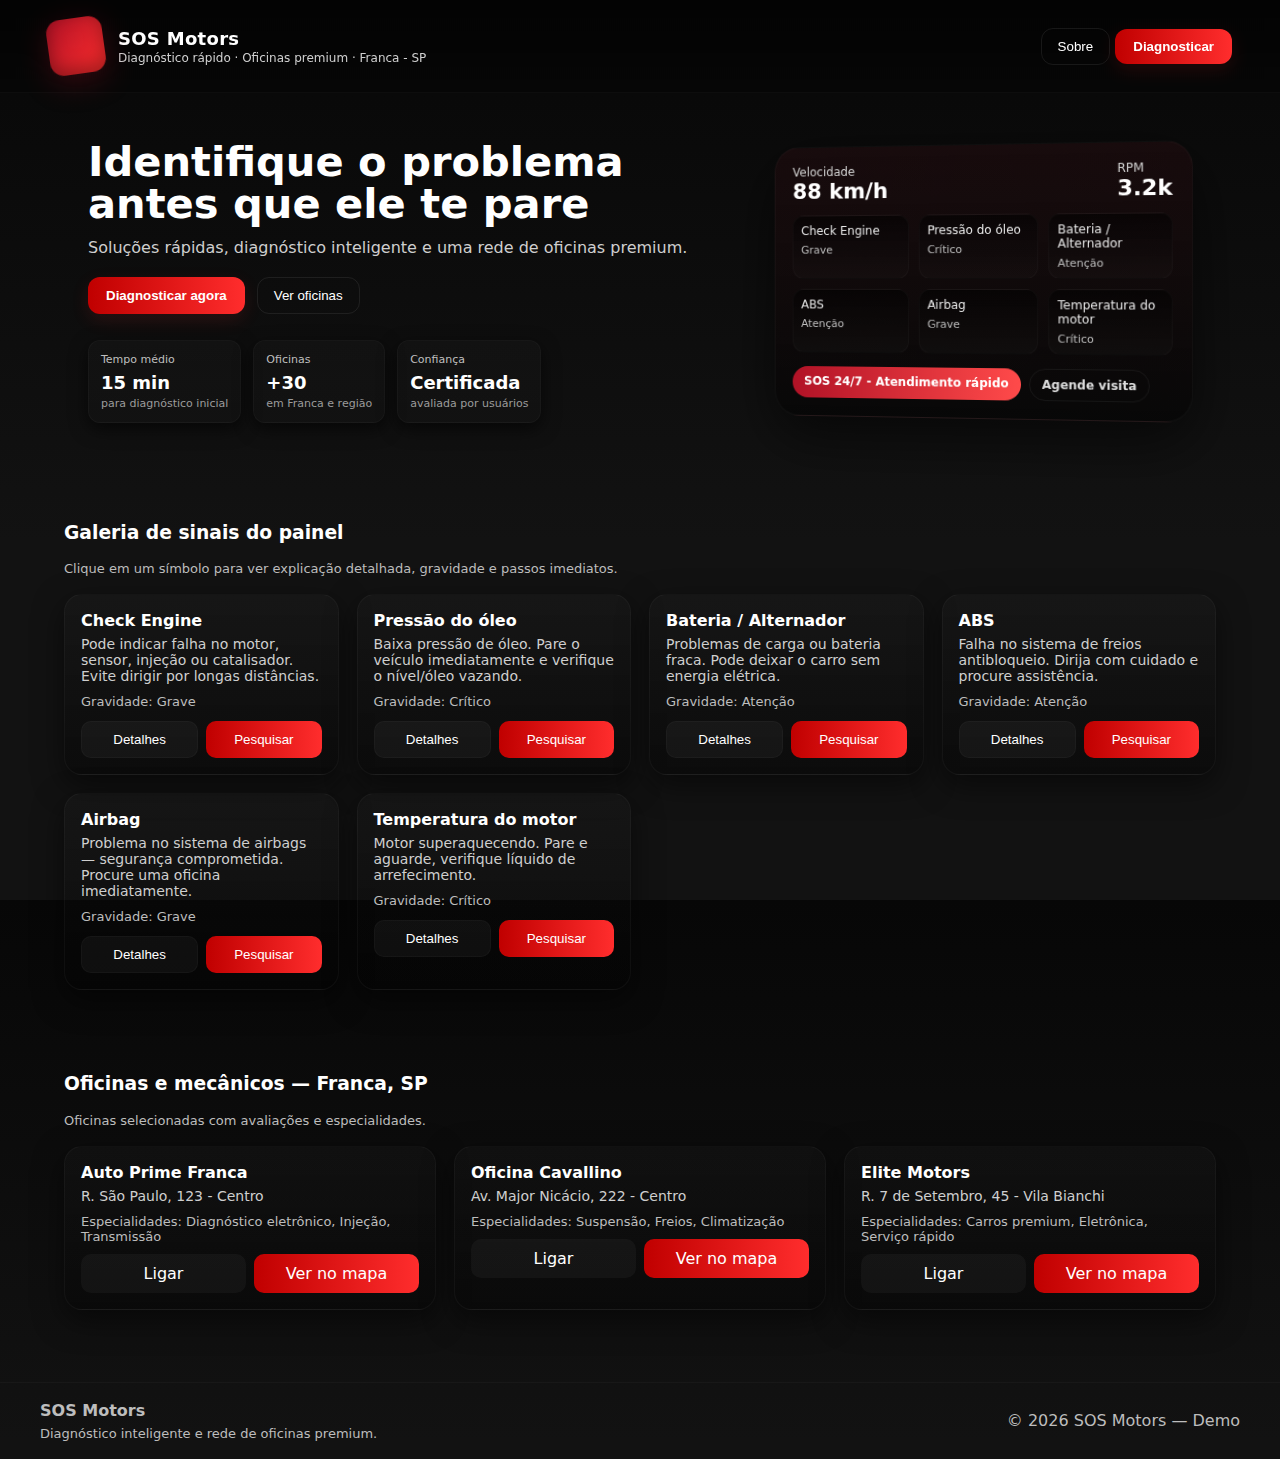
<file: index.html>
<!doctype html>
<html lang="pt-BR">
<head>
  <meta charset="utf-8" />
  <meta name="viewport" content="width=device-width,initial-scale=1" />
  <title>SOS Motors — Diagnóstico Premium</title>
  <link rel="stylesheet" href="./style.css" />
</head>
<body>
  <header class="header">
    <div class="logo-area">
      <div class="logo-icon" aria-hidden="true"></div>
      <div class="logo-text">
        <h1>SOS Motors</h1>
        <p>Diagnóstico rápido · Oficinas premium · Franca - SP</p>
      </div>
    </div>
    <nav class="nav">
      <button class="btn-outline" id="aboutBtn">Sobre</button>
      <button class="btn-main" id="diagnoseBtn">Diagnosticar</button>
    </nav>
  </header>

  <main>
    <section class="hero">
      <div class="hero-text">
        <h2>Identifique o problema antes que ele te pare</h2>
        <p>Soluções rápidas, diagnóstico inteligente e uma rede de oficinas premium.</p>
        <div class="hero-buttons">
          <button class="btn-main" id="heroDiagnose">Diagnosticar agora</button>
          <button class="btn-outline" id="heroWorkshops">Ver oficinas</button>
        </div>

        <div class="stats">
          <div class="stat">
            <div class="stat-title">Tempo médio</div>
            <div class="stat-value">15 min</div>
            <div class="stat-sub">para diagnóstico inicial</div>
          </div>
          <div class="stat">
            <div class="stat-title">Oficinas</div>
            <div class="stat-value">+30</div>
            <div class="stat-sub">em Franca e região</div>
          </div>
          <div class="stat">
            <div class="stat-title">Confiança</div>
            <div class="stat-value">Certificada</div>
            <div class="stat-sub">avaliada por usuários</div>
          </div>
        </div>
      </div>

      <div class="hero-dashboard" id="dashboard" aria-hidden="true">
        <!-- visual decorativo -->
        <div class="dash-top">
          <div>
            <div class="small-label">Velocidade</div>
            <div class="big-value">88 km/h</div>
          </div>
          <div>
            <div class="small-label">RPM</div>
            <div class="big-value">3.2k</div>
          </div>
        </div>

        <div class="dash-cards" id="dashSymbols">
          <!-- preenchido pelo JS -->
        </div>

        <div class="dash-footer">
          <div class="dash-pill">SOS 24/7 - Atendimento rápido</div>
          <div class="dash-pill pill-outline">Agende visita</div>
        </div>
      </div>
    </section>

    <section id="diagnose" class="section">
      <h3>Galeria de sinais do painel</h3>
      <p class="muted">Clique em um símbolo para ver explicação detalhada, gravidade e passos imediatos.</p>
      <div id="symbols" class="symbols-grid"></div>
    </section>

    <section id="workshops" class="section">
      <h3>Oficinas e mecânicos — Franca, SP</h3>
      <p class="muted">Oficinas selecionadas com avaliações e especialidades.</p>
      <div id="workshop-list" class="workshops-grid"></div>
    </section>
  </main>

  <footer>
    <div class="footer-inner">
      <div>
        <strong>SOS Motors</strong>
        <div class="muted">Diagnóstico inteligente e rede de oficinas premium.</div>
      </div>
      <div class="footer-right">© <span id="year"></span> SOS Motors — Demo</div>
    </div>
  </footer>

  <!-- Modal simples -->
  <div id="modal" class="modal hidden" role="dialog" aria-modal="true">
    <div class="modal-card">
      <button class="modal-close" id="modalClose" aria-label="Fechar">✕</button>
      <h4 id="modalTitle"></h4>
      <p id="modalDesc"></p>
      <div id="modalExtra" class="muted"></div>
    </div>
  </div>

  <script src="./app.js"></script>
</body>
</html>
</file>
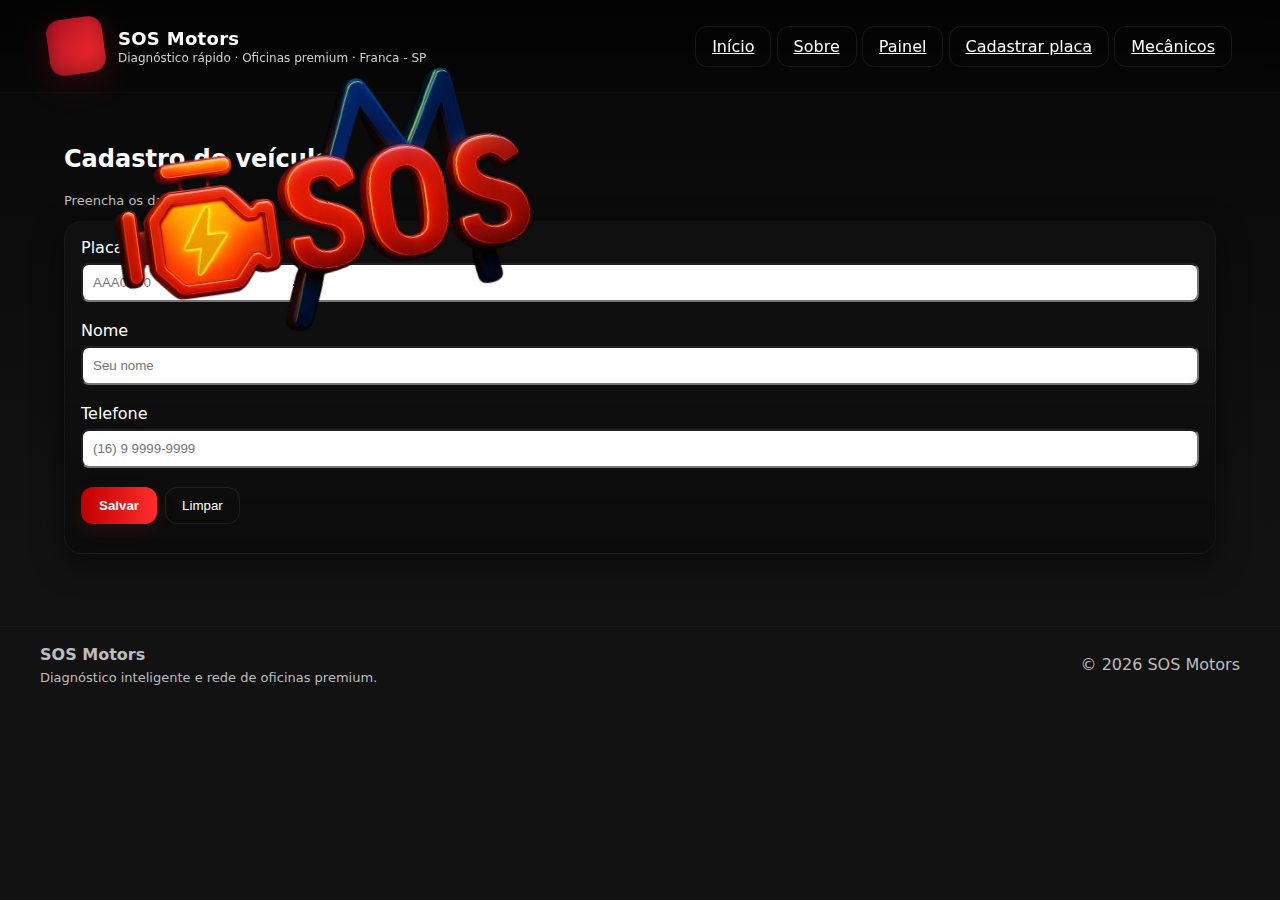
<file: cadastro.html>
<!doctype html>
<html lang="pt-BR">

<head>
    <meta charset="utf-8" />
    <meta name="viewport" content="width=device-width,initial-scale=1" />
    <title>Cadastro — SOS Motors</title>
    <link rel="apple-touch-icon" sizes="180x180" href="favicon_io/apple-touch-icon.png">
    <link rel="icon" type="image/png" sizes="32x32" href="favicon_io/favicon-32x32.png">
    <link rel="icon" type="image/png" sizes="16x16" href="favicon_io/favicon-16x16.png">
    <link rel="manifest" href="favicon_io/site.webmanifest">
    <link href="https://fonts.googleapis.com/css2?family=Orbitron:wght@400;500;700&display=swap" rel="stylesheet">
    <link rel="stylesheet" href="./style.css" />
</head>

<body>
    <header class="header">
        <div class="logo-area">
            <div class="logo-icon">
                <img src="./imagens/Logo_SOSmotores_1_-removebg-preview.png" alt="SOS Motors">
            </div>
            <div class="logo-text">
                <h1>SOS Motors</h1>
                <p>Diagnóstico rápido · Oficinas premium · Franca - SP</p>
            </div>
        </div>

        <nav class="nav">
            <a class="btn-outline" href="./index.html">Início</a>
            <a class="btn-outline" href="./sobre.html">Sobre</a>
            <a class="btn-outline" href="./painel.html">Painel</a>
            <a class="btn-outline" href="./cadastro.html">Cadastrar placa</a>
            <a class="btn-outline" href="./mecanicos.html">Mecânicos</a>
        </nav>
    </header>

    <main>
        <section class="section">
            <h2>Cadastro de veículo</h2>
            <p class="muted">Preencha os dados abaixo.</p>

            <div class="card">
                <form id="cadastroForm" onsubmit="return false;">
                    <label for="placa">Placa</label><br>
                    <input id="placa" name="placa" type="text" placeholder="AAA0A00" required
                        style="width:100%;padding:10px;border-radius:8px;margin-top:6px;"><br><br>

                    <label for="nome">Nome</label><br>
                    <input id="nome" name="nome" type="text" placeholder="Seu nome" required
                        style="width:100%;padding:10px;border-radius:8px;margin-top:6px;"><br><br>

                    <label for="telefone">Telefone</label><br>
                    <input id="telefone" name="telefone" type="tel" placeholder="(16) 9 9999-9999" required
                        style="width:100%;padding:10px;border-radius:8px;margin-top:6px;"><br><br>

                    <div style="display:flex;gap:8px;">
                        <button class="btn-main" id="salvarBtn" type="button">Salvar</button>
                        <button class="btn-outline" type="reset">Limpar</button>
                    </div>

                    <p class="muted" id="cadastroMsg" style="margin-top:12px;"></p>
                </form>
            </div>
        </section>
    </main>

    <footer>
        <div class="footer-inner">
            <div>
                <strong>SOS Motors</strong>
                <div class="muted">Diagnóstico inteligente e rede de oficinas premium.</div>
            </div>
            <div class="footer-right"> © <span id="year"></span> SOS Motors </div>
        </div>
    </footer>

    <div id="modal" class="modal hidden" role="dialog" aria-modal="true">
        <div class="modal-card">
            <button class="modal-close" id="modalClose" aria-label="Fechar">✕</button>
            <h4 id="modalTitle"></h4>
            <p id="modalDesc"></p>
            <div id="modalExtra" class="muted"></div>
            <div id="modalActions" class="modal-actions"></div>
        </div>
    </div>

    <script src="./app.js"></script>
</body>

</html>
</file>
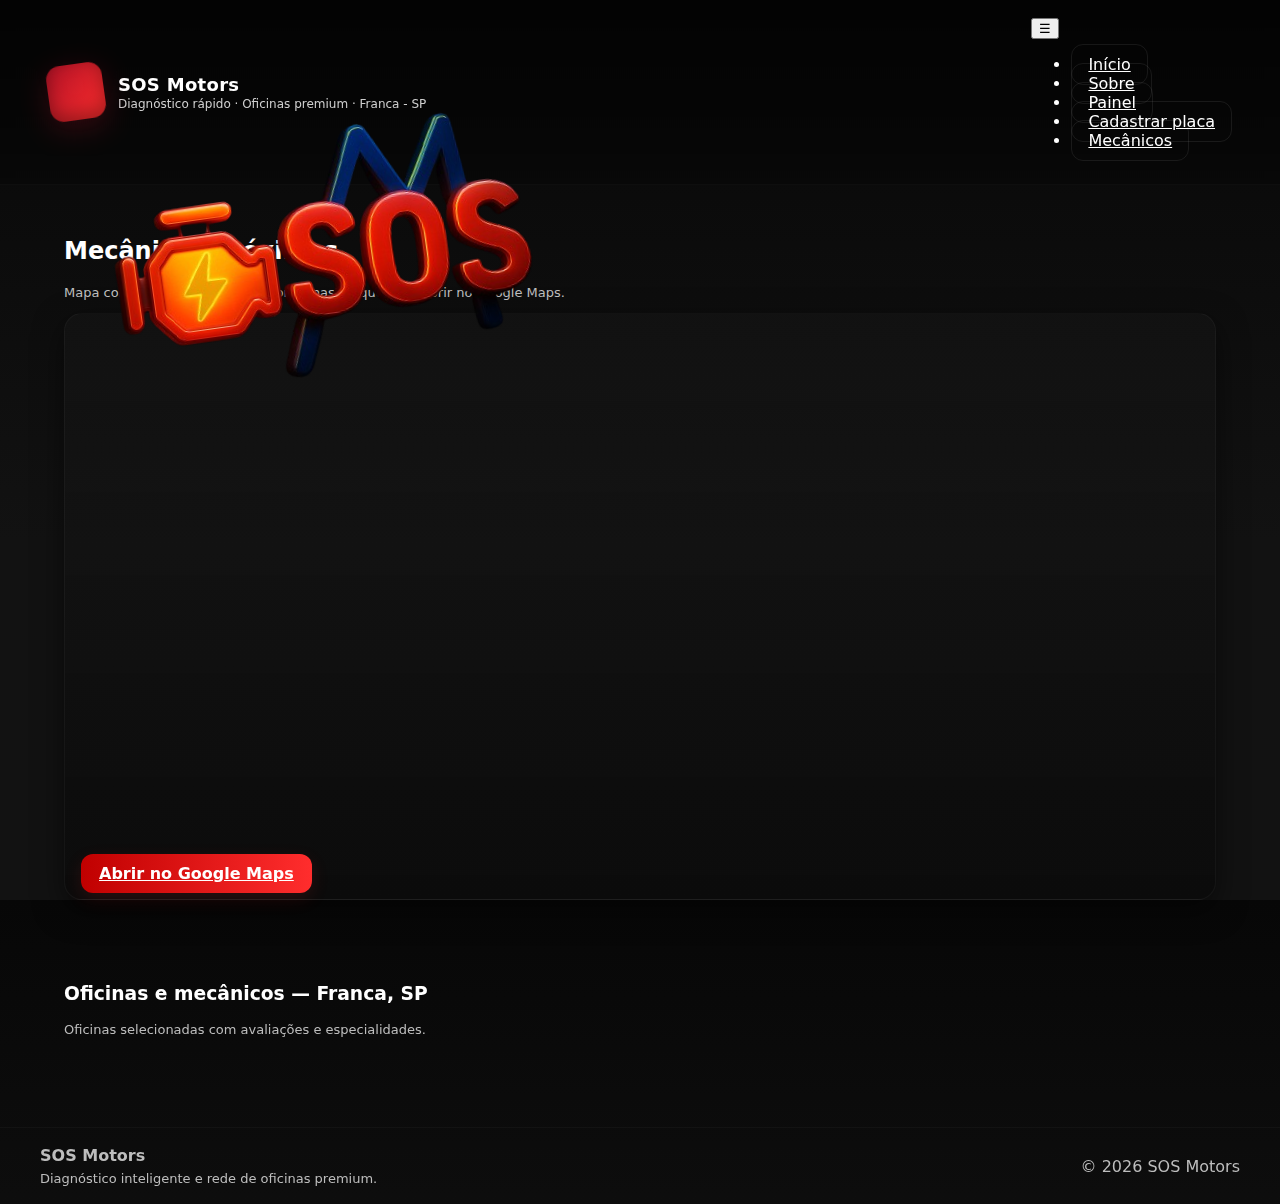
<file: mecanicos.html>
<!doctype html>
<html lang="pt-BR">

<head>
    <meta charset="utf-8" />
    <meta name="viewport" content="width=device-width,initial-scale=1" />
    <title>Mecânicos — SOS Motors</title>
    <link rel="apple-touch-icon" sizes="180x180" href="favicon_io/apple-touch-icon.png">
    <link rel="icon" type="image/png" sizes="32x32" href="favicon_io/favicon-32x32.png">
    <link rel="icon" type="image/png" sizes="16x16" href="favicon_io/favicon-16x16.png">
    <link rel="manifest" href="favicon_io/site.webmanifest">
    <link href="https://fonts.googleapis.com/css2?family=Orbitron:wght@400;500;700&display=swap" rel="stylesheet">
    <link rel="stylesheet" href="./style.css" />
</head>

<body>
    <header class="header">
        <div class="logo-area">
            <div class="logo-icon">
                <img src="./imagens/Logo_SOSmotores_1_-removebg-preview.png" alt="SOS Motors">
            </div>
            <div class="logo-text">
                <h1>SOS Motors</h1>
                <p>Diagnóstico rápido · Oficinas premium · Franca - SP</p>
            </div>
        </div>

        <div id="botoesheader">
<div class="menu-toggle" id="menu-toggle" aria-haspopup="true" aria-expanded="false">
    <button class="hamburger" id="hamburger" aria-label="Abrir menu">☰</button>
        <nav class="dropdown" id="dropdown" aria-label="Menu principal">
            <ul>
                <li><a class="btn-outline" href="./index.html">Início</a></li>
                <li><a class="btn-outline" href="./sobre.html">Sobre</a></li>
                <li><a class="btn-outline" href="./painel.html">Painel</a></li>
                <li><a class="btn-outline" href="./cadastro.html">Cadastrar placa</a></li>
                <li><a class="btn-outline" href="./mecanicos.html">Mecânicos</a></li>
            </ul>
    </nav>
</div>

</div>
</header>

    <main>
        <section class="section">
            <h2>Mecânicos próximos</h2>
            <p class="muted">Mapa com mecânicos e oficinas próximas. Clique para abrir no Google Maps.</p>

            <div class="card">
                <iframe src="https://www.google.com/maps/embed?pb=!1m16!1m12!1m3!1d13660.62179611469!2d-47.40448313332785!3d-20.537422775626034!2m3!1f0!2f0!3f0!3m2!1i1024!2i768!4f13.1!2m1!1zbWVjw6JuaWNvcyBwcsOzeGltb3M!5e1!3m2!1spt-BR!2sbr!4v1763929604318!5m2!1spt-BR!2sbr" width="100%" height="520" style="border:0;" allowfullscreen="" loading="lazy"referrerpolicy="no-referrer-when-downgrade"></iframe>

                <div style="margin-top:10px;">
                    <a class="btn-main" href="https://www.google.com/maps/search/mecânicos+próximos"
                        target="_blank">Abrir no Google Maps</a>
                </div>
            </div>
        </section>
        <section id="workshops" class="section">
            <h3>Oficinas e mecânicos — Franca, SP</h3>
            <p class="muted">Oficinas selecionadas com avaliações e especialidades.</p>
            <div id="workshop-list" class="workshops-grid"></div>
        </section>
    </main>

    <footer>
        <div class="footer-inner">
            <div>
                <strong>SOS Motors</strong>
                <div class="muted">Diagnóstico inteligente e rede de oficinas premium.</div>
            </div>
            <div class="footer-right"> © <span id="year"></span> SOS Motors </div>
        </div>
    </footer>

    <div id="modal" class="modal hidden" role="dialog" aria-modal="true">
        <div class="modal-card">
            <button class="modal-close" id="modalClose" aria-label="Fechar">✕</button>
            <h4 id="modalTitle"></h4>
            <p id="modalDesc"></p>
            <div id="modalExtra" class="muted"></div>
            <div id="modalActions" class="modal-actions"></div>
        </div>
    </div>

    <script src="./app.js"></script>
</body>

</html>
</file>
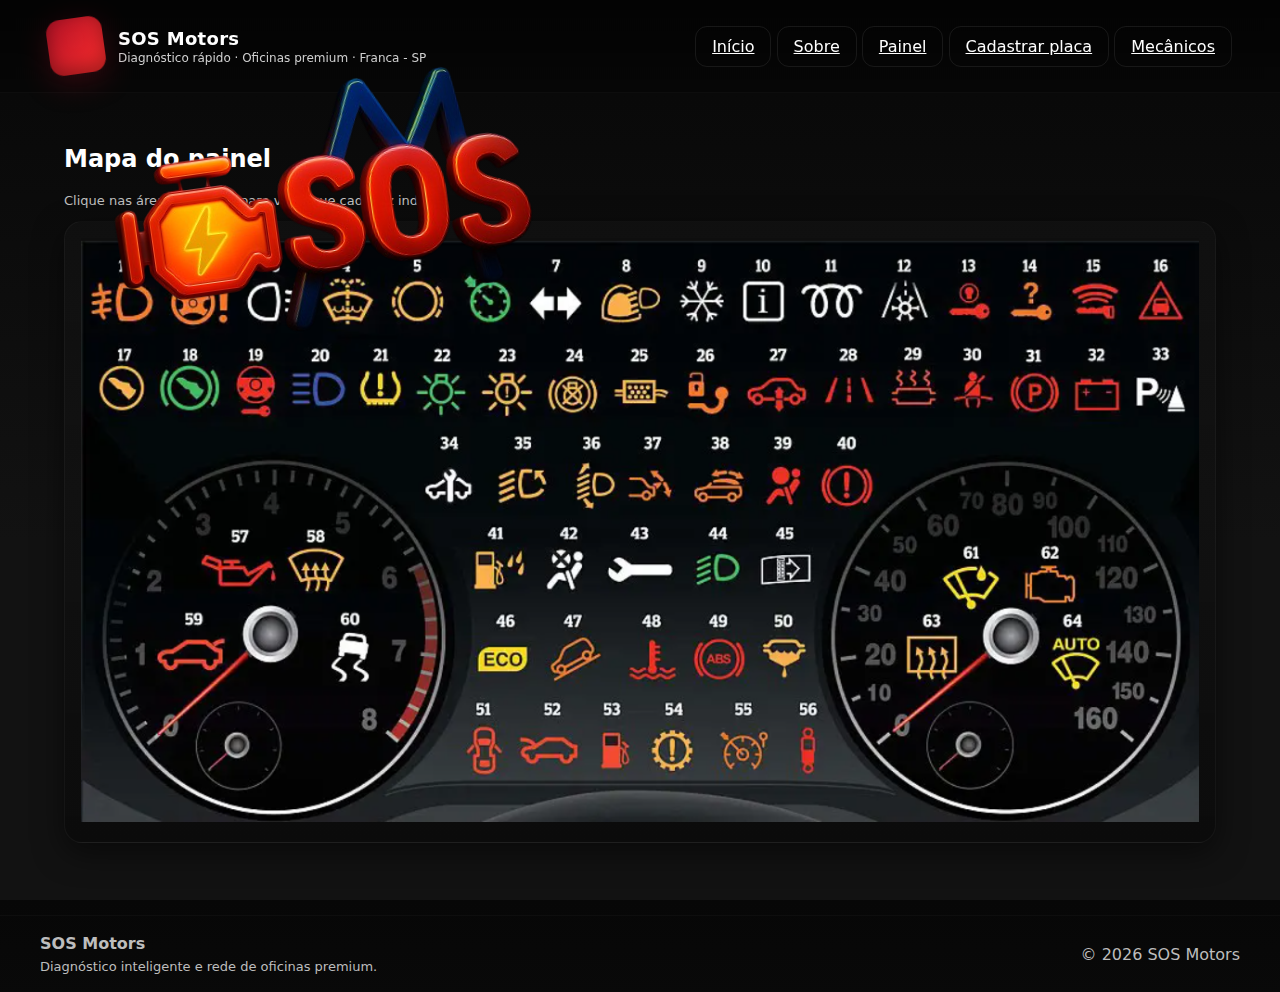
<file: painel.html>
<!doctype html>
<html lang="pt-BR">

<head>
    <meta charset="utf-8" />
    <meta name="viewport" content="width=device-width,initial-scale=1" />
    <title>Painel — SOS Motors</title>
    <link rel="apple-touch-icon" sizes="180x180" href="favicon_io/apple-touch-icon.png">
    <link rel="icon" type="image/png" sizes="32x32" href="favicon_io/favicon-32x32.png">
    <link rel="icon" type="image/png" sizes="16x16" href="favicon_io/favicon-16x16.png">
    <link rel="manifest" href="favicon_io/site.webmanifest">
    <link href="https://fonts.googleapis.com/css2?family=Orbitron:wght@400;500;700&display=swap" rel="stylesheet">
    <link rel="stylesheet" href="./style.css" />
</head>

<body>
    <header class="header">
        <div class="logo-area">
            <div class="logo-icon">
                <img src="./imagens/Logo_SOSmotores_1_-removebg-preview.png" alt="SOS Motors">
            </div>
            <div class="logo-text">
                <h1>SOS Motors</h1>
                <p>Diagnóstico rápido · Oficinas premium · Franca - SP</p>
            </div>
        </div>

        <nav class="nav">
            <a class="btn-outline" href="./index.html">Início</a>
            <a class="btn-outline" href="./sobre.html">Sobre</a>
            <a class="btn-outline" href="./painel.html">Painel</a>
            <a class="btn-outline" href="./cadastro.html">Cadastrar placa</a>
            <a class="btn-outline" href="./mecanicos.html">Mecânicos</a>
        </nav>
    </header>

    <main>
        <section class="section">
            <h2>Mapa do painel</h2>
            <p class="muted">Clique nas áreas do painel para ver o que cada luz indica.</p>

            <div class="card">
                <img src="./imagens/painel.png" usemap="#panelmap" alt="Painel do carro"
                    style="max-width:100%;height:auto;">
                <map name="panelmap">
                    <area data-symbol="id_1" target="" alt="1-farol-neblina" title="1-farol-neblina"
                     coords="53,73,30" href="#" shape="circle">
                    <area data-symbol="id_2" target="" alt="2-direcao-assistida" title="2-direcao-assistida"
                     coords="125,68,34" href="#" shape="circle">
                    <area data-symbol="id_3" target="" alt="3-farol-baixo" title="3-farol-baixo"
                     coords="203,66,33" href="#" shape="circle">
                    <area data-symbol="id_4" target="" alt="4-pre-aquecimento-diesel" title="4-pre-aquecimento-diesel"
                     coords="286,70,31" href="#" shape="circle">
                    <area data-symbol="id_5" target="" alt="5-pastilha-freio" title="5-pastilha-freio"
                     coords="358,64,26" href="#" shape="circle">
                    <area data-symbol="id_6" target="" alt="6-piloto-automatico" title="6-piloto-automatico"
                     coords="437,63,28" href="#" shape="circle">
                    <area data-symbol="id_7" target="" alt="7-setas-direcao" title="7-setas-direcao"
                     coords="507,71,31" href="#" shape="circle">
                    <area data-symbol="id_8" target="" alt="8-luz-torque" title="8-luz-torque"
                        coords="592,69,30" href="#" shape="circle">
                    <area data-symbol="id_9" target="" alt="9-baixa-temperatura" title="9-baixa-temperatura"
                     coords="669,66,23" href="#" shape="circle">
                    <area data-symbol="id_10" target="" alt="10-info" title="10-info"
                        coords="735,71,31" href="#" shape="circle">
                    <area data-symbol="id_11" target="" alt="11-vela-aquecedora" title="11-vela-aquecedora"
                     coords="810,64,23" href="#" shape="circle">
                    <area data-symbol="id_12" target="" alt="12-pre-aquecimento" title="12-pre-aquecimento"
                     coords="884,62,26" href="#" shape="circle">
                    <area data-symbol="id_13" target="" alt="13-falha-controle-estabilidade-esp-esc"
                        title="13-falha-controle-estabilidade-esp-esc" coords="954,73,21" href="#" shape="circle">
                    <area data-symbol="id_14" target="" alt="14-chave-nao-detectada" title="14-chave-nao-detectada"
                     coords="1023,68,26" href="#" shape="circle">
                    <area data-symbol="id_15" target="" alt="15-falha-no-sensor" title="15-falha-no-sensor"
                     coords="1090,65,22" href="#" shape="circle">
                    <area data-symbol="id_16" target="" alt="16-aviso-rico-estrada" title="16-aviso-rico-estrada"
                     coords="1162,71,28" href="#" shape="circle">
                    <area data-symbol="id_17" target="" alt="17 nivel baixo" title="17 nivel baixo"
                     coords="41,158,26" href="#" shape="circle">
                    <area data-symbol="id_18" target="" alt="18. Pressão do óleo baixa"
                        title="18. Pressão do óleo baixa" coords="117,160,30" href="#" shape="circle">
                    <area data-symbol="id_19" target="" alt="19. Alternador / falha de carga da bateria"
                        title="19. Alternador / falha de carga da bateria" coords="187,156,30" href="#" shape="circle">
                    <area data-symbol="id_20" target="" alt="20. Farol alto ligado (Luz azul)"
                        title="20. Farol alto ligado (Luz azul)" coords="254,159,30" href="#" 
                        shape="circle">
                    <area data-symbol="id_21" target="" alt="21. Problema no sistema de injeção / motor (Check Engine)"
                        title="21. Problema no sistema de injeção / motor (Check Engine)" href="#" 
                        coords="321,158,25" shape="circle">
                    <area data-symbol="id_22" target="" alt="22. Sensor de monitoramento de pressão dos pneus (TPMS)"
                        title="22. Sensor de monitoramento de pressão dos pneus (TPMS)" href="#" 
                        coords="381,166,31" shape="circle">
                    <area data-symbol="id_23" target="" alt="23. Falha nas luzes externas"
                        title="23. Falha nas luzes externas" coords="455,163,30" href="#" 
                        shape="circle">
                    <area data-symbol="id_24" target="" alt="24. Falha no ventilador do radiador"
                        title="24. Falha no ventilador do radiador" coords="530,168,30" href="#" 
                        shape="circle">
                    <area data-symbol="id_25" target="" alt="25. Filtro de partículas diesel (DPF)"
                        title="25. Filtro de partículas diesel (DPF)" coords="599,167,23" href="#" 
                        shape="circle">
                    <area data-symbol="id_26" target="" alt="26. Bico injetor com problema" 
                        title="26. Bico injetor com problema" coords="669,164,29" href="#" 
                        shape="circle">
                    <area data-symbol="id_27" target="" alt="27. Capô aberto" title="27. Capô aberto" href="#" 
                     coords="754,159,35" shape="circle">
                    <area data-symbol="id_28" target="" alt="28. Advertência de pista / assistente de faixa"
                        title="28. Advertência de pista / assistente de faixa" href="#" 
                        coords="824,158,23" shape="circle">
                    <area data-symbol="id_29" target="" alt="29 Excesso de temperatura no catalisador"
                        title="29 Excesso de temperatura no catalisador" coords="903,160,29" href="#" 
                        shape="circle">
                    <area data-symbol="id_30" target="" alt="30. Motorista sem cinto" title="30. Motorista sem cinto" href="#" 
                     coords="961,164,27" shape="circle">
                    <area data-symbol="id_31" target="" alt="31. Freio de estacionamento acionado"  
                        title="31. Freio de estacionamento acionado" coords="1025,159,27" href="#" 
                        shape="circle">
                    <area data-symbol="id_32" target="" alt="32. Bateria do carro fraca"  
                        title="32. Bateria do carro fraca" coords="1098,165,26" href="#" 
                        shape="circle">
                    <area data-symbol="id_33" target="" alt="33. Estacionamento automático / sensor de estacionamento"
                        title="33. Estacionamento automático / sensor de estacionamento" href="#" 
                        coords="1163,166,26" shape="circle">
                    <area data-symbol="id_34" target="" alt="34. Direção assistida – problemas eletrônicos" 
                        title="34. Direção assistida – problemas eletrônicos" href="#" 
                        coords="395,266,31" shape="circle">
                    <area data-symbol="id_35" target="" alt="35. Farol direcional esquerdo (Cornering Light)"
                        title="35. Farol direcional esquerdo (Cornering Light)" href="#" 
                        coords="476,265,36" shape="circle">
                    <area data-symbol="id_36" target="" alt="36. Farol direcional direito (Cornering Light)"
                        title="36. Farol direcional direito (Cornering Light)" href="#" 
                        coords="552,265,27" shape="circle">
                    <area data-symbol="id_37" target="" alt="37. Reboque ativo / modo de tração"
                        title="37. Reboque ativo / modo de tração" coords="613,262,24" href="#" 
                        shape="circle">
                    <area data-symbol="id_38" target="" alt="38. Controle de descida (HDC)"
                        title="38. Controle de descida (HDC)" coords="692,267,33" href="#" 
                        shape="circle">
                    <area data-symbol="id_39" target="" alt="39. Airbag do passageiro desativado / falha"
                        title="39. Airbag do passageiro desativado / falha" href="#" 
                        coords="755,260,25" shape="circle">
                    <area data-symbol="id_40" target="" alt="40. Falha grave no veículo / alerta crítico"
                        title="40. Falha grave no veículo / alerta crítico" href="#" 
                        coords="824,265,31" shape="circle">
                    <area data-symbol="id_41" target="" alt="41. Nível baixo de combustível"
                        title="41. Nível baixo de combustível" coords="440,355,31" href="#" 
                        shape="circle">
                    <area data-symbol="id_42" target="" alt="42. Água no filtro de combustível (diesel)"
                        title="42. Água no filtro de combustível (diesel)" coords="525,357,27" href="#" 
                        shape="circle">
                    <area data-symbol="id_43" target="" alt="43. Manutenção necessária (Chave inglesa)"
                        title="43. Manutenção necessária (Chave inglesa)" coords="602,358,25" href="#" 
                        shape="circle">
                    <area data-symbol="id_44" target="" alt="44. Faróis automáticos / sensor de luminosidade"
                        title="44. Faróis automáticos / sensor de luminosidade" href="#" 
                        coords="682,356,27" shape="circle">
                    <area data-symbol="id_45" target="" alt="45. Sensor de chuva / limpador automático"
                        title="45. Sensor de chuva / limpador automático" coords="759,357,28" href="#" 
                        shape="circle">
                    <area data-symbol="id_46" target="" alt="46. ECO Mode" title="46. ECO Mode" href="#" 
                     coords="449,456,29" shape="circle">
                    <area data-symbol="id_47" target="" alt="47. Assistente de descida / descida íngreme"
                        title="47. Assistente de descida / descida íngreme" href="#" 
                        coords="532,450,24" shape="circle">
                    <area data-symbol="id_48" target="" alt="48. Superaquecimento do motor"
                        title="48. Superaquecimento do motor" coords="618,458,30" href="#" 
                        shape="circle">
                    <area data-symbol="id_49" target="" alt="49. ABS com falha" title="49. ABS com falha" href="#" 
                     coords="689,455,33" shape="circle">
                    <area data-symbol="id_50" target="" alt="50. Filtro de ar do motor / problema na admissão"
                        title="50. Filtro de ar do motor / problema na admissão" href="#" 
                        coords="754,448,21" shape="circle">
                    <area data-symbol="id_51" target="" alt="51. Porta dianteira aberta"
                        title="51. Porta dianteira aberta" coords="432,551,31" href="#"  shape="circle">
                    <area data-symbol="id_52" target="" alt="52. Travamento central / portas travadas"
                        title="52. Travamento central / portas travadas" coords="499,547,35" href="#" 
                        shape="circle">
                    <area data-symbol="id_53" target="" alt="53. Tração integral (4x4) ativada"
                        title="53. Tração integral (4x4) ativada" href="#"  coords="575,556,26"
                        shape="circle">
                    <area data-symbol="id_54" target="" alt="54. Falha no motor elétrico / híbrido"
                        title="54. Falha no motor elétrico / híbrido" href="#"  coords="636,554,29"
                        shape="circle">
                    <area data-symbol="id_55" target="" alt="55. Filtro de combustível entupido (diesel)"
                        title="55. Filtro de combustível entupido (diesel)" href="#" 
                        coords="711,555,32" shape="circle">
                    <area data-symbol="id_56" target="" alt="56. Airbag lateral com falha"
                        title="56. Airbag lateral com falha" coords="782,548,31" href="#" 
                        shape="circle">
                    <area data-symbol="id_57" target="" alt="57. Baixo nível de óleo do motor"
                        title="57. Baixo nível de óleo do motor" coords="166,349,35" href="#" 
                        shape="circle">
                    <area data-symbol="id_58" target="" alt="58. Desembaçador traseiro"
                        title="58. Desembaçador traseiro" coords="252,347,39" href="#" shape="circle">
                    <area data-symbol="id_59" target="" alt="59. Porta mala aberta" title="59. Porta mala aberta"
                     coords="120,440,37" href="#"  shape="circle">
                    <area data-symbol="id_60" target="" alt="60. Controle de estabilidade atuando (carro derrapando)"
                        title="60. Controle de estabilidade atuando (carro derrapando)"
                        coords="294,429,33" href="#"  shape="circle">
                    <area data-symbol="id_61" target="" alt="61. Limpador de para-brisa ligado"
                        title="61. Limpador de para-brisa ligado" href="#" coords="949,370,38"
                        shape="circle">
                    <area data-symbol="id_62" target="" alt="62. Luz de falha no motor (check engine) - repetida"
                        title="62. Luz de falha no motor (check engine) - repetida"
                        coords="1040,370,33" href="#"  shape="circle">
                    <area data-symbol="id_63" target="" alt="63. Desembaçador dianteiro"
                        title="63. Desembaçador dianteiro" coords="915,448,39" href="#"  shape="circle">
                    <area data-symbol="id_64" target="" alt="64. Limpador automático (modo AUTO)"
                        title="64. Limpador automático (modo AUTO)" href="#" coords="1070,464,34"
                        shape="circle">
                </map>
            </div>
        </section>
    </main>

    <footer>
        <div class="footer-inner">
            <div>
                <strong>SOS Motors</strong>
                <div class="muted">Diagnóstico inteligente e rede de oficinas premium.</div>
            </div>
            <div class="footer-right"> © <span id="year"></span> SOS Motors </div>
        </div>
    </footer>

    <div id="modal" class="modal hidden" role="dialog" aria-modal="true">
        <div class="modal-card">
            <button class="modal-close" id="modalClose" aria-label="Fechar">✕</button>
            <h4 id="modalTitle"></h4>
            <p id="modalDesc"></p>
            <div id="modalExtra" class="muted"></div>
            <div id="modalActions" class="modal-actions"></div>
        </div>
    </div>

    <script src="./app.js"></script>
</body>

</html>
</file>
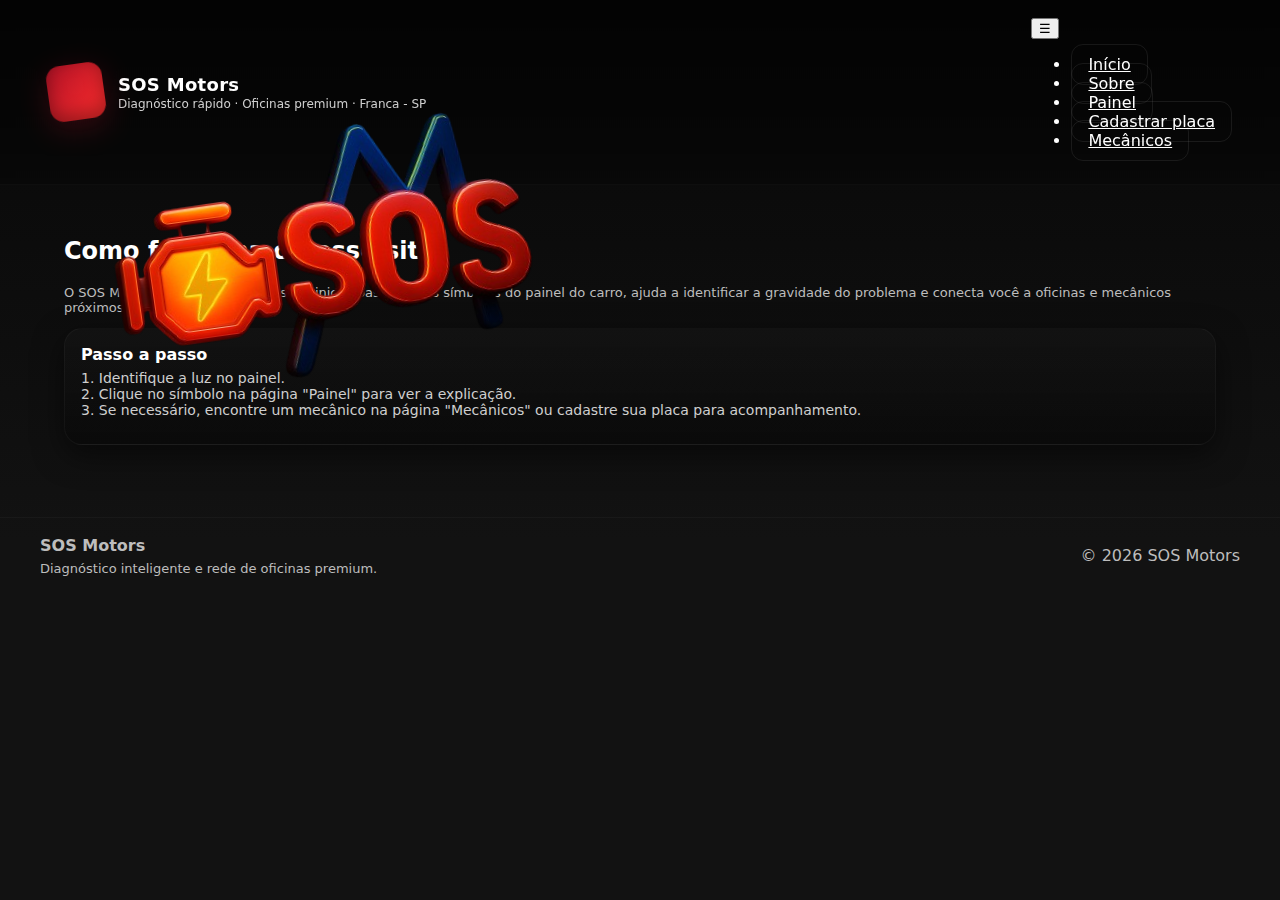
<file: sobre.html>
<!doctype html>
<html lang="pt-BR">

<head>
    <meta charset="utf-8" />
    <meta name="viewport" content="width=device-width,initial-scale=1" />
    <title>Sobre — SOS Motors</title>
    <link rel="apple-touch-icon" sizes="180x180" href="favicon_io/apple-touch-icon.png">
    <link rel="icon" type="image/png" sizes="32x32" href="favicon_io/favicon-32x32.png">
    <link rel="icon" type="image/png" sizes="16x16" href="favicon_io/favicon-16x16.png">
    <link rel="manifest" href="favicon_io/site.webmanifest">
    <link href="https://fonts.googleapis.com/css2?family=Orbitron:wght@400;500;700&display=swap" rel="stylesheet">
    <link rel="stylesheet" href="./style.css" />
</head>

<body>
    <header class="header">
        <div class="logo-area">
            <div class="logo-icon">
                <img src="./imagens/Logo_SOSmotores_1_-removebg-preview.png" alt="SOS Motors">
            </div>
            <div class="logo-text">
                <h1>SOS Motors</h1>
                <p>Diagnóstico rápido · Oficinas premium · Franca - SP</p>
            </div>
        </div>

        <div id="botoesheader">
<div class="menu-toggle" id="menu-toggle" aria-haspopup="true" aria-expanded="false">
    <button class="hamburger" id="hamburger" aria-label="Abrir menu">☰</button>
        <nav class="dropdown" id="dropdown" aria-label="Menu principal">
            <ul>
                <li><a class="btn-outline" href="./index.html">Início</a></li>
                <li><a class="btn-outline" href="./sobre.html">Sobre</a></li>
                <li><a class="btn-outline" href="./painel.html">Painel</a></li>
                <li><a class="btn-outline" href="./cadastro.html">Cadastrar placa</a></li>
                <li><a class="btn-outline" href="./mecanicos.html">Mecânicos</a></li>
            </ul>
    </nav>
</div>

</div>
</header>

    <main>
        <section class="section">
            <h2>Como funciona o nosso site</h2>
            <p class="muted">
                O SOS Motors fornece um diagnóstico inicial baseado nos símbolos do painel do carro, ajuda a identificar
                a gravidade do problema e conecta você a oficinas e mecânicos próximos.
            </p>

            <div class="card">
                <div class="title">Passo a passo</div>
                <div class="desc">
                    1. Identifique a luz no painel.<br>
                    2. Clique no símbolo na página "Painel" para ver a explicação.<br>
                    3. Se necessário, encontre um mecânico na página "Mecânicos" ou cadastre sua placa para
                    acompanhamento.
                </div>
            </div>
        </section>
    </main>

    <footer>
        <div class="footer-inner">
            <div>
                <strong>SOS Motors</strong>
                <div class="muted">Diagnóstico inteligente e rede de oficinas premium.</div>
            </div>
            <div class="footer-right"> © <span id="year"></span> SOS Motors </div>
        </div>
    </footer>

    <div id="modal" class="modal hidden" role="dialog" aria-modal="true">
        <div class="modal-card">
            <button class="modal-close" id="modalClose" aria-label="Fechar">✕</button>
            <h4 id="modalTitle"></h4>
            <p id="modalDesc"></p>
            <div id="modalExtra" class="muted"></div>
            <div id="modalActions" class="modal-actions"></div>
        </div>
    </div>

    <script src="./app.js"></script>
</body>

</html>
</file>
<file: style.css>
/* Tipografia e reset simples */
* { box-sizing: border-box; }
html,body { height:100%; }
body {
  margin:0;
  font-family: 'Poppins', system-ui, -apple-system, 'Segoe UI', Roboto, 'Helvetica Neue', Arial;
  background: linear-gradient(180deg,#070707 0%, #121212 60%);
  color: #fff;
  -webkit-font-smoothing:antialiased;
  -moz-osx-font-smoothing:grayscale;
}

/* Header */
.header {
  display:flex;
  justify-content:space-between;
  align-items:center;
  padding:18px 48px;
  backdrop-filter: blur(6px);
  border-bottom: 1px solid rgba(255,255,255,0.04);
  position:sticky;
  top:0;
  z-index:40;
  background: linear-gradient(180deg, rgba(0,0,0,0.55), rgba(0,0,0,0.25));
}

.logo-area { display:flex; gap:14px; align-items:center; }
.logo-icon {
  width:56px; height:56px;
  border-radius: 14px;
  background: linear-gradient(135deg,#b11226,#ff2d2d);
  box-shadow: 0 8px 30px rgba(177,18,38,0.28), inset 0 -6px 18px rgba(0,0,0,0.35);
  transform: rotate(-8deg);
}
.logo-text h1 { margin:0; font-size:18px; letter-spacing:0.3px; }
.logo-text p { margin:2px 0 0 0; font-size:12px; color:#cfcfcf; }

/* Buttons */
.btn-main {
  background: linear-gradient(90deg,#c00000,#ff2d2d);
  border: none;
  color: white;
  padding:10px 18px;
  border-radius:12px;
  font-weight:600;
  cursor:pointer;
  transition: transform .25s ease, box-shadow .25s ease;
  box-shadow: 0 6px 18px rgba(255,45,45,0.12);
}
.btn-main:hover { transform: translateY(-3px) scale(1.02); box-shadow: 0 12px 30px rgba(255,45,45,0.16); }
.btn-outline {
  background: transparent;
  border: 1px solid rgba(255,255,255,0.08);
  color: #fff;
  padding:10px 16px;
  border-radius:12px;
  cursor:pointer;
}
.btn-outline:hover { background: rgba(255,255,255,0.03); transform: translateY(-2px); }

/* HERO */
.hero { display:flex; gap:40px; align-items:center; padding:48px; max-width:1200px; margin:0 auto; }
.hero-text { flex:1; max-width:640px; }
.hero-text h2 { font-size:2.6rem; line-height:1.02; margin:0 0 12px 0; }
.hero-text p { color:#cfcfcf; margin:0 0 20px 0; }
.hero-buttons { display:flex; gap:12px; margin-top:18px; }
.stats { display:flex; gap:12px; margin-top:26px; }
.stat { background: linear-gradient(180deg, rgba(255,255,255,0.02), rgba(255,255,255,0.01)); padding:12px; border-radius:12px; min-width:120px; border:1px solid rgba(255,255,255,0.03); box-shadow: 0 6px 18px rgba(0,0,0,0.6); }
.stat-title { font-size:11px; color:#bfbfbf; }
.stat-value { font-weight:700; font-size:18px; margin-top:6px; }
.stat-sub { font-size:11px; color:#9b9b9b; margin-top:4px; }

/* Dashboard visual */
.hero-dashboard {
  width:420px;
  border-radius:26px;
  padding:18px;
  background: linear-gradient(180deg, rgba(177,18,38,0.08), rgba(0,0,0,0.55));
  border: 1px solid rgba(255,255,255,0.04);
  box-shadow: 0 18px 60px rgba(0,0,0,0.6);
  transform: perspective(800px) rotateY(-6deg);
}
.dash-top { display:flex; justify-content:space-between; margin-bottom:12px; }
.small-label { font-size:12px; color:#d0d0d0; }
.big-value { font-size:22px; font-weight:700; }
.dash-cards { display:grid; grid-template-columns: repeat(3, 1fr); gap:10px; }
.dash-card {
  background: linear-gradient(180deg, rgba(0,0,0,0.55), rgba(255,255,255,0.02));
  padding:8px; border-radius:12px; text-align:left;
  border: 1px solid rgba(255,255,255,0.03);
  transition: transform .25s ease, box-shadow .25s ease;
}
.dash-card:hover { transform: translateY(-6px); box-shadow: 0 12px 30px rgba(0,0,0,0.6); }
.dash-card .label { font-size:12px; color:#e6e6e6; }
.dash-card .mini { font-size:11px; color:#bdbdbd; margin-top:6px; }

.dash-footer { display:flex; gap:8px; margin-top:14px; }
.dash-pill { padding:8px 12px; border-radius:999px; background: linear-gradient(90deg,#b11226,#ff4a4a); font-weight:600; font-size:12px; }
.pill-outline { background: transparent; border:1px solid rgba(255,255,255,0.06); color:#ddd; }

/* SECTIONS */
.section { padding:32px 24px; max-width:1200px; margin:0 auto; }
.muted { color:#bdbdbd; font-size:13px; margin-top:6px; }

/* GRIDS */
.symbols-grid, .workshops-grid {
  display:grid;
  grid-template-columns: repeat(auto-fit,minmax(260px,1fr));
  gap:18px;
  margin-top:18px;
}
.card {
  background: linear-gradient(180deg, rgba(255,255,255,0.02), rgba(0,0,0,0.35));
  border-radius:18px;
  padding:16px;
  border: 1px solid rgba(255,255,255,0.04);
  transition: transform .28s cubic-bezier(.2,.9,.3,1), box-shadow .28s;
  box-shadow: 0 10px 30px rgba(0,0,0,0.5);
}
.card:hover { transform: translateY(-8px); box-shadow: 0 20px 50px rgba(0,0,0,0.6); }

.card .title { font-weight:700; margin-bottom:6px; }
.card .desc { color:#cfcfcf; font-size:14px; margin-bottom:10px; }

/* WORKSHOP BUTTONS */
.card .actions { display:flex; gap:8px; margin-top:12px; }
.card .actions a, .card .actions button { flex:1; padding:10px; border-radius:10px; text-align:center; text-decoration:none; color:#fff; border: none; cursor:pointer; }
.card .actions .call { background: rgba(255,255,255,0.04); border:1px solid rgba(255,255,255,0.03); }
.card .actions .map { background: linear-gradient(90deg,#c00000,#ff2d2d); }

/* Footer */
footer { margin-top:40px; padding:18px 24px; border-top:1px solid rgba(255,255,255,0.03); color:#bdbdbd; }
.footer-inner { max-width:1200px; margin:0 auto; display:flex; justify-content:space-between; align-items:center; }

/* Modal */
.modal { position:fixed; inset:0; display:flex; align-items:center; justify-content:center; background: rgba(0,0,0,0.6); z-index:80; padding:20px; }
.hidden { display:none; }
.modal-card { background: linear-gradient(180deg,#0b0b0b,#111); padding:20px; border-radius:14px; width:100%; max-width:560px; border:1px solid rgba(255,255,255,0.04); box-shadow: 0 20px 60px rgba(0,0,0,0.8); position:relative; }
.modal-close { position:absolute; right:12px; top:10px; background:transparent; border:none; color:#cfcfcf; font-size:18px; cursor:pointer; }

/* Responsividade */
@media (max-width:900px) {
  .hero { flex-direction:column; padding:28px; gap:20px; }
  .hero-dashboard { width:100%; transform: none; }
  .dash-cards { grid-template-columns: repeat(3, 1fr); gap:8px; }
}
</file>
